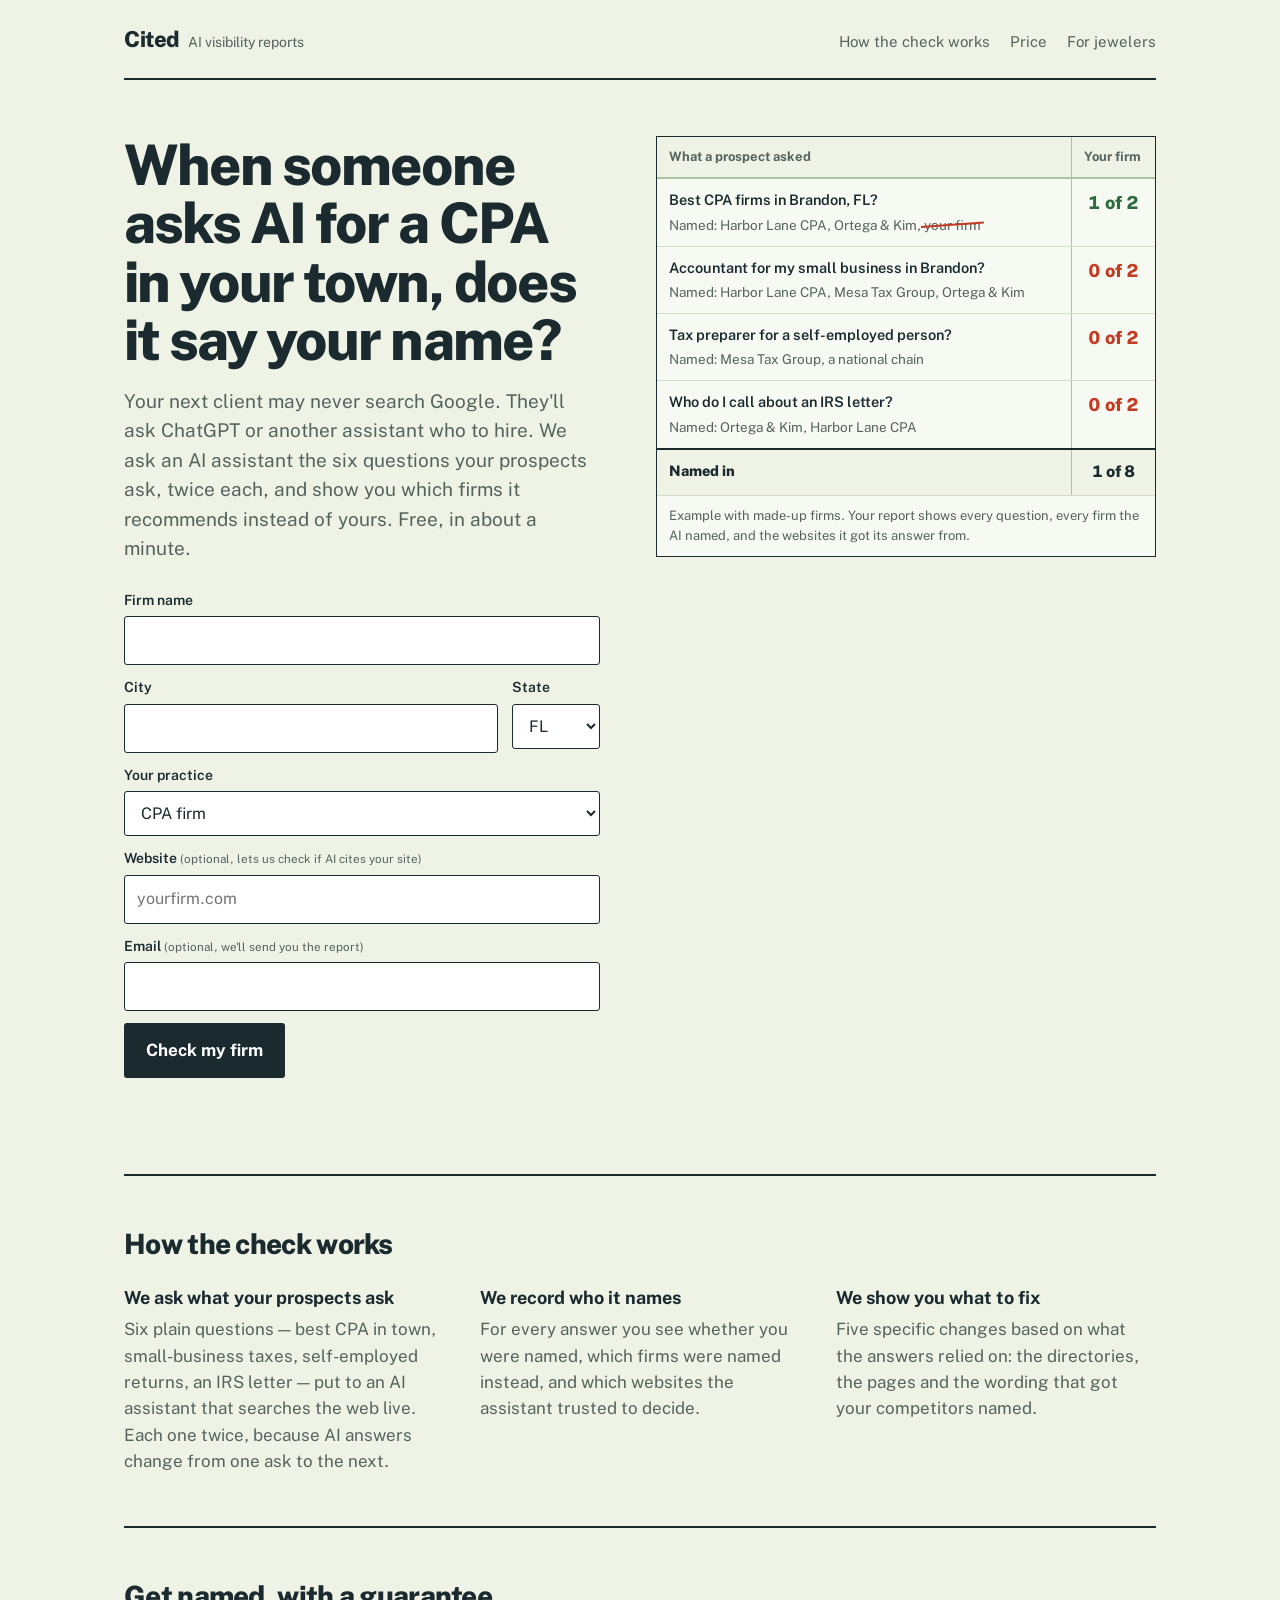
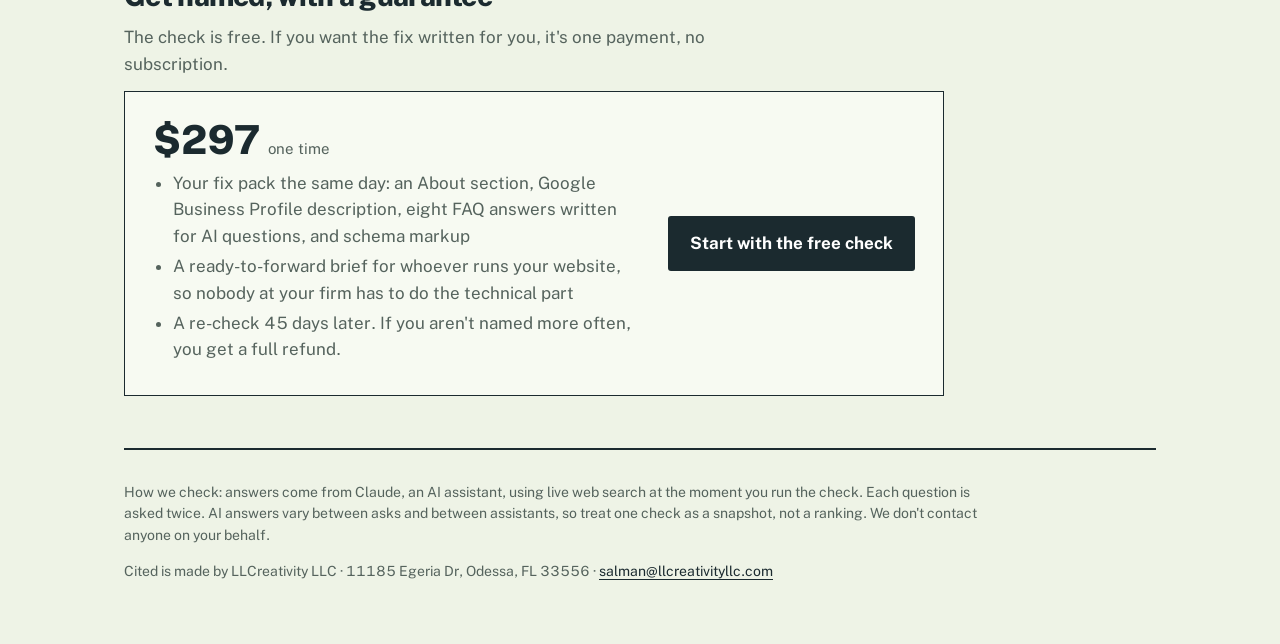
<file: site/index.html>
<!doctype html>
<html lang="en">
<head>
<meta charset="utf-8">
<meta name="viewport" content="width=device-width, initial-scale=1">
<title>Cited — does AI recommend your CPA firm?</title>
<meta name="description" content="Free check: we ask an AI assistant the six questions your prospects ask about accountants in your town, twice each, and show you which firms it names instead of you.">
<link rel="preconnect" href="https://fonts.googleapis.com">
<link rel="preconnect" href="https://fonts.gstatic.com" crossorigin>
<link href="https://fonts.googleapis.com/css2?family=Public+Sans:wght@400;600;700;800&display=swap" rel="stylesheet">
<link rel="stylesheet" href="style.css">
</head>
<body>
<div class="wrap">
  <header class="top">
    <a class="brand" href="./">Cited<span>AI visibility reports</span></a>
    <nav><a href="#how">How the check works</a><a href="#price">Price</a><a href="jewelers.html">For jewelers</a></nav>
  </header>

  <div class="hero">
    <div>
      <h1>When someone asks AI for a CPA in your town, does it say your name?</h1>
      <p class="lede">Your next client may never search Google. They'll ask ChatGPT or another assistant who to hire. We ask an AI assistant the six questions your prospects ask, twice each, and show you which firms it recommends instead of yours. Free, in about a minute.</p>

      <form class="check" id="check" novalidate>
        <div class="full"><label for="firm">Firm name</label><input id="firm" name="firm_name" autocomplete="organization" required></div>
        <div class="two"><label for="city">City</label><input id="city" name="city" autocomplete="address-level2" required></div>
        <div><label for="state">State</label><select id="state" name="state" required><option value="">—</option></select></div>
        <div class="full"><label for="vertical">Your practice</label>
          <select id="vertical" name="vertical"><option value="cpa">CPA firm</option><option value="tax_prep">Tax preparer or enrolled agent</option></select></div>
        <div class="full"><label for="website">Website <small>(optional, lets us check if AI cites your site)</small></label><input id="website" name="website" inputmode="url" placeholder="yourfirm.com"></div>
        <div class="full"><label for="email">Email <small>(optional, we'll send you the report)</small></label><input id="email" name="email" type="email" autocomplete="email"></div>
        <input type="text" name="hp" tabindex="-1" autocomplete="off" aria-hidden="true" style="position:absolute;left:-9999px">
        <div class="full"><button class="btn" type="submit">Check my firm</button></div>
      </form>
      <p class="status" id="status" aria-live="polite"></p>
    </div>

    <figure class="ledger" style="margin:0" aria-label="Example report ledger">
      <table>
        <thead><tr><th>What a prospect asked</th><th>Your firm</th></tr></thead>
        <tbody>
          <tr><td><div class="q">Best CPA firms in Brandon, FL?</div><div class="named">Named: Harbor Lane CPA, Ortega &amp; Kim, <span class="strike">your firm</span></div></td><td class="mark yes" aria-label="named in 1 of 2">1 of 2</td></tr>
          <tr><td><div class="q">Accountant for my small business in Brandon?</div><div class="named">Named: Harbor Lane CPA, Mesa Tax Group, Ortega &amp; Kim</div></td><td class="mark no" aria-label="named in 0 of 2">0 of 2</td></tr>
          <tr><td><div class="q">Tax preparer for a self-employed person?</div><div class="named">Named: Mesa Tax Group, a national chain</div></td><td class="mark no" aria-label="named in 0 of 2">0 of 2</td></tr>
          <tr><td><div class="q">Who do I call about an IRS letter?</div><div class="named">Named: Ortega &amp; Kim, Harbor Lane CPA</div></td><td class="mark no" aria-label="named in 0 of 2">0 of 2</td></tr>
        </tbody>
        <tfoot><tr><td>Named in</td><td class="mark" style="font-size:16px">1 of 8</td></tr></tfoot>
      </table>
      <figcaption class="caption">Example with made-up firms. Your report shows every question, every firm the AI named, and the websites it got its answer from.</figcaption>
    </figure>
  </div>

  <section class="block" id="how">
    <h2>How the check works</h2>
    <div class="steps">
      <div><h3>We ask what your prospects ask</h3><p>Six plain questions — best CPA in town, small-business taxes, self-employed returns, an IRS letter — put to an AI assistant that searches the web live. Each one twice, because AI answers change from one ask to the next.</p></div>
      <div><h3>We record who it names</h3><p>For every answer you see whether you were named, which firms were named instead, and which websites the assistant trusted to decide.</p></div>
      <div><h3>We show you what to fix</h3><p>Five specific changes based on what the answers relied on: the directories, the pages and the wording that got your competitors named.</p></div>
    </div>
  </section>

  <section class="block" id="price">
    <h2>Get named, with a guarantee</h2>
    <p class="muted" style="max-width:40em">The check is free. If you want the fix written for you, it's one payment, no subscription.</p>
    <div class="price">
      <div>
        <div class="amt">$297 <small>one time</small></div>
        <ul>
          <li>Your fix pack the same day: an About section, Google Business Profile description, eight FAQ answers written for AI questions, and schema markup</li>
          <li>A ready-to-forward brief for whoever runs your website, so nobody at your firm has to do the technical part</li>
          <li>A re-check 45 days later. If you aren't named more often, you get a full refund.</li>
        </ul>
      </div>
      <a class="btn" href="#check">Start with the free check</a>
    </div>
  </section>

  <footer class="bottom">
    <p>How we check: answers come from Claude, an AI assistant, using live web search at the moment you run the check. Each question is asked twice. AI answers vary between asks and between assistants, so treat one check as a snapshot, not a ranking. We don't contact anyone on your behalf.</p>
    <p>Cited is made by LLCreativity LLC · 11185 Egeria Dr, Odessa, FL 33556 · <a href="mailto:salman@llcreativityllc.com">salman@llcreativityllc.com</a></p>
  </footer>
</div>
<script src="app.js"></script>
<script>wireCheckForm("cpa");</script>
</body>
</html>
</file>
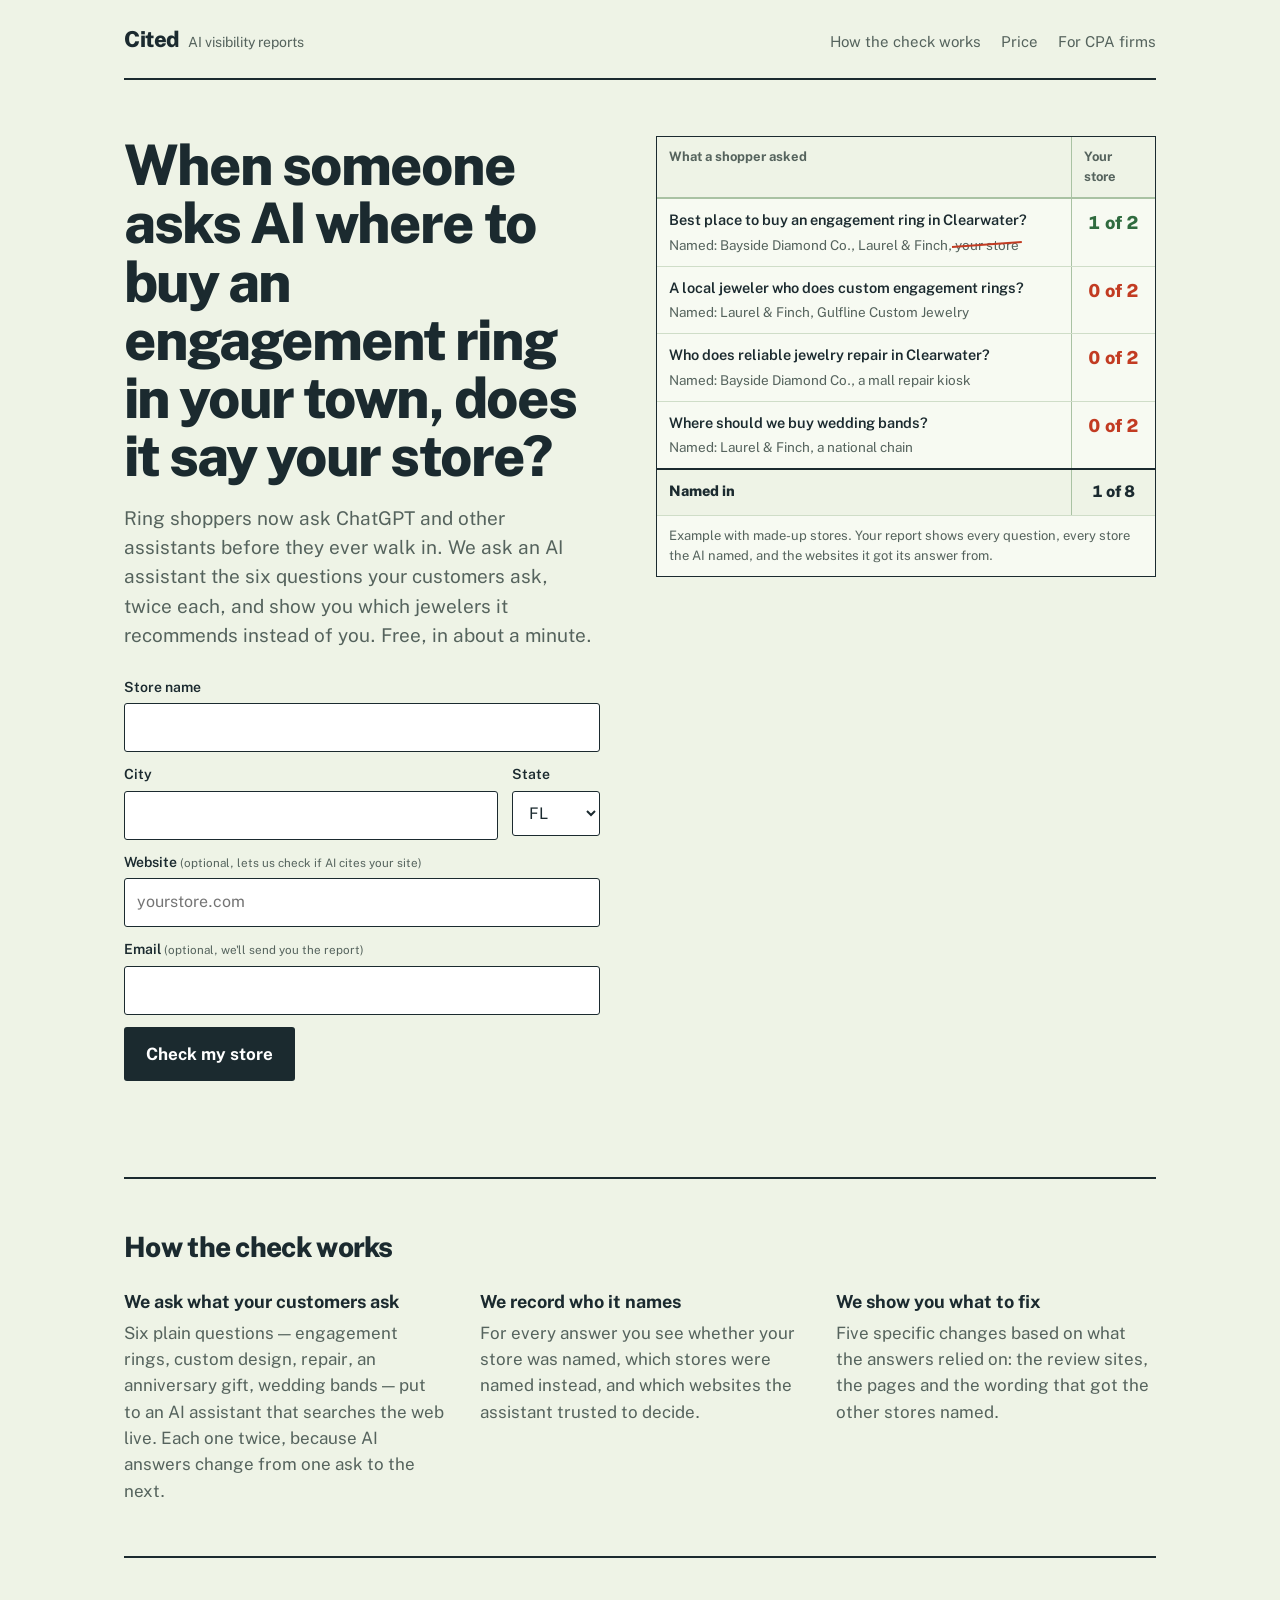
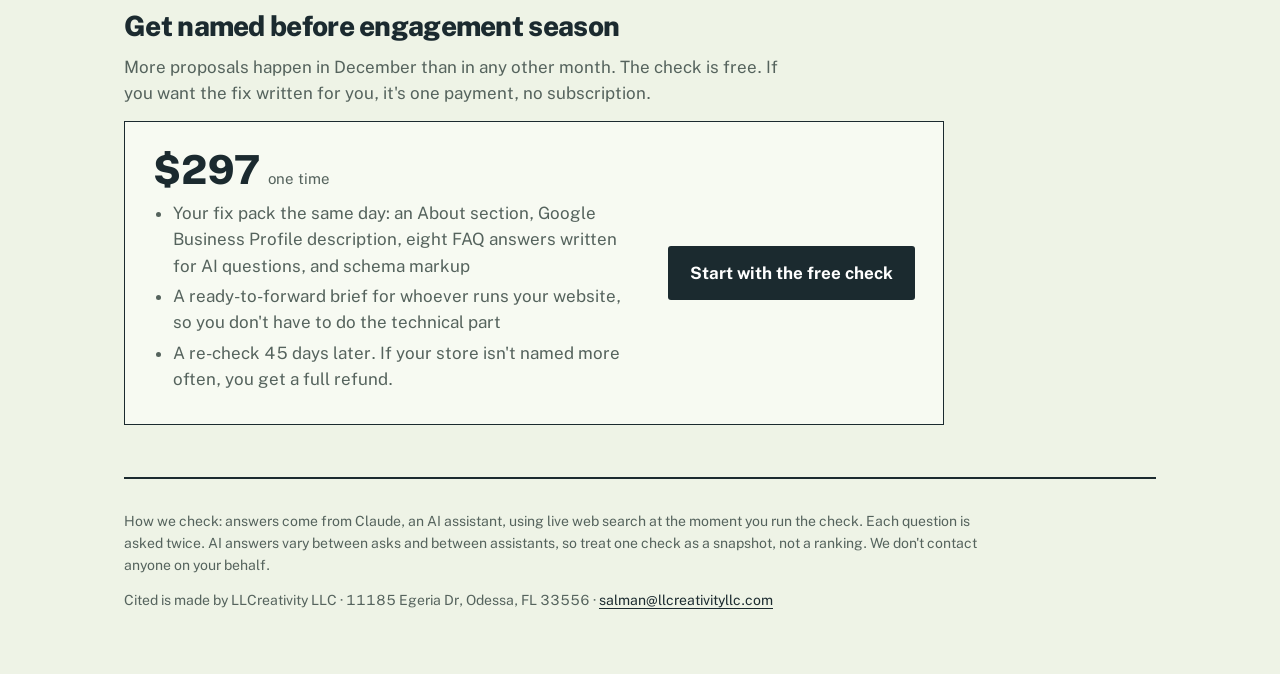
<file: site/jewelers.html>
<!doctype html>
<html lang="en">
<head>
<meta charset="utf-8">
<meta name="viewport" content="width=device-width, initial-scale=1">
<title>Cited — does AI recommend your jewelry store?</title>
<meta name="description" content="Free check: we ask an AI assistant the six questions ring shoppers ask about jewelers in your town, twice each, and show you which stores it names instead of yours.">
<link rel="preconnect" href="https://fonts.googleapis.com">
<link rel="preconnect" href="https://fonts.gstatic.com" crossorigin>
<link href="https://fonts.googleapis.com/css2?family=Public+Sans:wght@400;600;700;800&display=swap" rel="stylesheet">
<link rel="stylesheet" href="style.css">
</head>
<body>
<div class="wrap">
  <header class="top">
    <a class="brand" href="jewelers.html">Cited<span>AI visibility reports</span></a>
    <nav><a href="#how">How the check works</a><a href="#price">Price</a><a href="./">For CPA firms</a></nav>
  </header>

  <div class="hero">
    <div>
      <h1>When someone asks AI where to buy an engagement ring in your town, does it say your store?</h1>
      <p class="lede">Ring shoppers now ask ChatGPT and other assistants before they ever walk in. We ask an AI assistant the six questions your customers ask, twice each, and show you which jewelers it recommends instead of you. Free, in about a minute.</p>

      <form class="check" id="check" novalidate>
        <div class="full"><label for="firm">Store name</label><input id="firm" name="firm_name" autocomplete="organization" required></div>
        <div class="two"><label for="city">City</label><input id="city" name="city" autocomplete="address-level2" required></div>
        <div><label for="state">State</label><select id="state" name="state" required><option value="">—</option></select></div>
        <div class="full"><label for="website">Website <small>(optional, lets us check if AI cites your site)</small></label><input id="website" name="website" inputmode="url" placeholder="yourstore.com"></div>
        <div class="full"><label for="email">Email <small>(optional, we'll send you the report)</small></label><input id="email" name="email" type="email" autocomplete="email"></div>
        <input type="text" name="hp" tabindex="-1" autocomplete="off" aria-hidden="true" style="position:absolute;left:-9999px">
        <div class="full"><button class="btn" type="submit">Check my store</button></div>
      </form>
      <p class="status" id="status" aria-live="polite"></p>
    </div>

    <figure class="ledger" style="margin:0" aria-label="Example report ledger">
      <table>
        <thead><tr><th>What a shopper asked</th><th>Your store</th></tr></thead>
        <tbody>
          <tr><td><div class="q">Best place to buy an engagement ring in Clearwater?</div><div class="named">Named: Bayside Diamond Co., Laurel &amp; Finch, <span class="strike">your store</span></div></td><td class="mark yes" aria-label="named in 1 of 2">1 of 2</td></tr>
          <tr><td><div class="q">A local jeweler who does custom engagement rings?</div><div class="named">Named: Laurel &amp; Finch, Gulfline Custom Jewelry</div></td><td class="mark no" aria-label="named in 0 of 2">0 of 2</td></tr>
          <tr><td><div class="q">Who does reliable jewelry repair in Clearwater?</div><div class="named">Named: Bayside Diamond Co., a mall repair kiosk</div></td><td class="mark no" aria-label="named in 0 of 2">0 of 2</td></tr>
          <tr><td><div class="q">Where should we buy wedding bands?</div><div class="named">Named: Laurel &amp; Finch, a national chain</div></td><td class="mark no" aria-label="named in 0 of 2">0 of 2</td></tr>
        </tbody>
        <tfoot><tr><td>Named in</td><td class="mark" style="font-size:16px">1 of 8</td></tr></tfoot>
      </table>
      <figcaption class="caption">Example with made-up stores. Your report shows every question, every store the AI named, and the websites it got its answer from.</figcaption>
    </figure>
  </div>

  <section class="block" id="how">
    <h2>How the check works</h2>
    <div class="steps">
      <div><h3>We ask what your customers ask</h3><p>Six plain questions — engagement rings, custom design, repair, an anniversary gift, wedding bands — put to an AI assistant that searches the web live. Each one twice, because AI answers change from one ask to the next.</p></div>
      <div><h3>We record who it names</h3><p>For every answer you see whether your store was named, which stores were named instead, and which websites the assistant trusted to decide.</p></div>
      <div><h3>We show you what to fix</h3><p>Five specific changes based on what the answers relied on: the review sites, the pages and the wording that got the other stores named.</p></div>
    </div>
  </section>

  <section class="block" id="price">
    <h2>Get named before engagement season</h2>
    <p class="muted" style="max-width:40em">More proposals happen in December than in any other month. The check is free. If you want the fix written for you, it's one payment, no subscription.</p>
    <div class="price">
      <div>
        <div class="amt">$297 <small>one time</small></div>
        <ul>
          <li>Your fix pack the same day: an About section, Google Business Profile description, eight FAQ answers written for AI questions, and schema markup</li>
          <li>A ready-to-forward brief for whoever runs your website, so you don't have to do the technical part</li>
          <li>A re-check 45 days later. If your store isn't named more often, you get a full refund.</li>
        </ul>
      </div>
      <a class="btn" href="#check">Start with the free check</a>
    </div>
  </section>

  <footer class="bottom">
    <p>How we check: answers come from Claude, an AI assistant, using live web search at the moment you run the check. Each question is asked twice. AI answers vary between asks and between assistants, so treat one check as a snapshot, not a ranking. We don't contact anyone on your behalf.</p>
    <p>Cited is made by LLCreativity LLC · 11185 Egeria Dr, Odessa, FL 33556 · <a href="mailto:salman@llcreativityllc.com">salman@llcreativityllc.com</a></p>
  </footer>
</div>
<script src="app.js"></script>
<script>wireCheckForm("jeweler");</script>
</body>
</html>
</file>
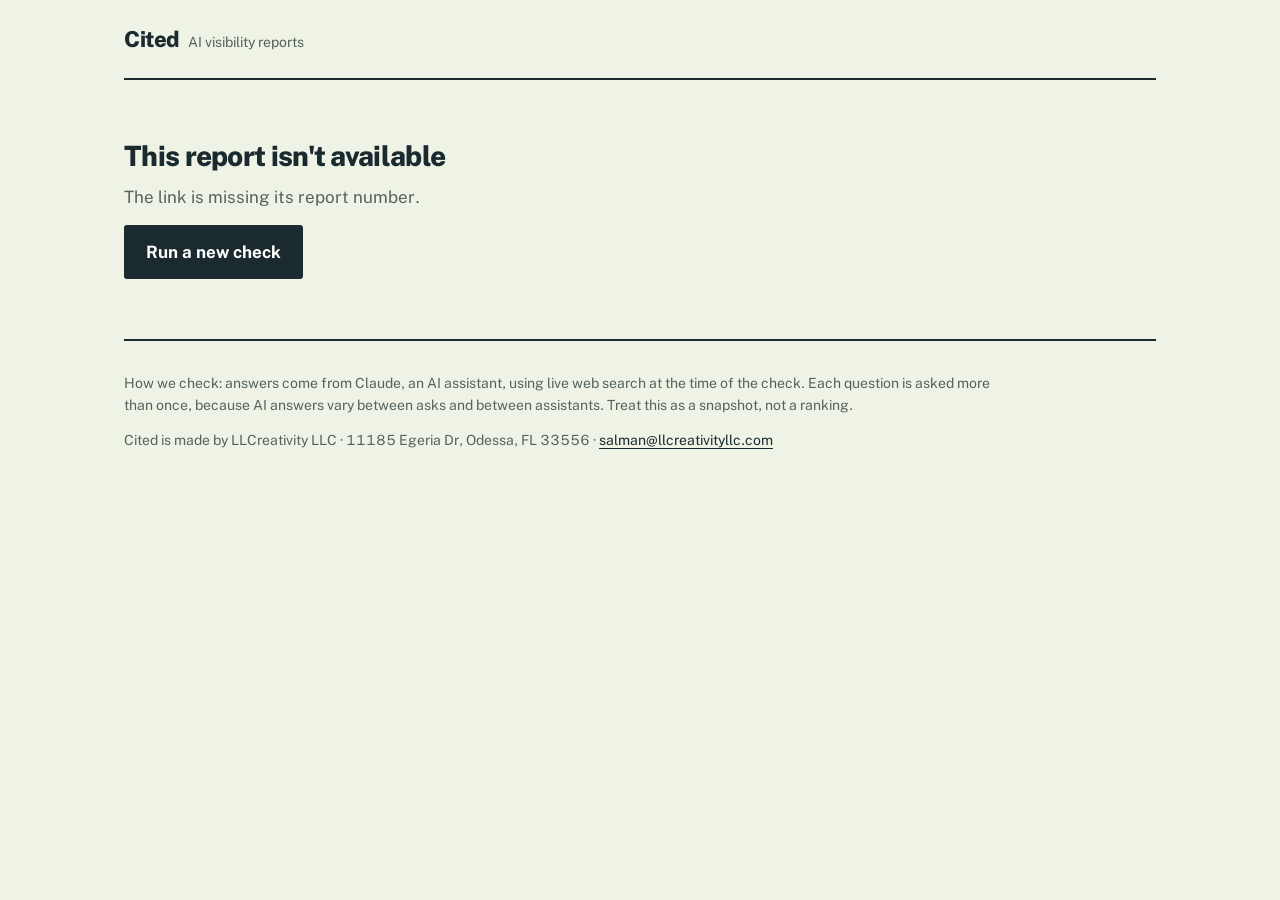
<file: site/r.html>
<!doctype html>
<html lang="en">
<head>
<meta charset="utf-8">
<meta name="viewport" content="width=device-width, initial-scale=1">
<title>AI visibility report — Cited</title>
<meta name="robots" content="noindex">
<link rel="preconnect" href="https://fonts.googleapis.com">
<link rel="preconnect" href="https://fonts.gstatic.com" crossorigin>
<link href="https://fonts.googleapis.com/css2?family=Public+Sans:wght@400;600;700;800&display=swap" rel="stylesheet">
<link rel="stylesheet" href="style.css">
</head>
<body>
<div class="wrap">
  <header class="top">
    <a class="brand" href="./" id="home">Cited<span>AI visibility reports</span></a>
  </header>
  <main id="main" aria-live="polite"><p class="waiting muted">Loading the report…</p></main>
  <footer class="bottom">
    <p>How we check: answers come from Claude, an AI assistant, using live web search at the time of the check. Each question is asked more than once, because AI answers vary between asks and between assistants. Treat this as a snapshot, not a ranking.</p>
    <p>Cited is made by LLCreativity LLC · 11185 Egeria Dr, Odessa, FL 33556 · <a href="mailto:salman@llcreativityllc.com">salman@llcreativityllc.com</a></p>
  </footer>
</div>
<script src="app.js"></script>
<script>
const main = document.getElementById("main");
const qs = new URLSearchParams(location.search);
const id = qs.get("id");
const t0 = Date.now();

function show(...nodes) { main.replaceChildren(...nodes.filter((n) => n != null)); }
function fail(msg) { show(h("div", { class: "waiting" }, h("h2", {}, "This report isn't available"), h("p", { class: "muted" }, msg), h("a", { class: "btn", href: "./" }, "Run a new check"))); }
const money = (c) => "$" + Math.round(c / 100).toLocaleString("en-US");

function waiting(a) {
  const secs = Math.round((Date.now() - t0) / 1000);
  const on = Math.min(5, Math.floor(secs / 10));
  const list = (QUESTION_SETS[a.vertical] || QUESTION_SETS.cpa)(`${a.city}, ${a.state}`);
  show(h("div", { class: "waiting" },
    h("h2", {}, `Checking ${a.firm_name}`),
    h("p", { class: "muted" }, "An AI assistant is answering these questions with live web search, each one twice. This usually takes about a minute; keep this page open."),
    h("ol", {}, list.map((q, i) => h("li", { class: i === on ? "on" : null }, q)))));
}

function copyBox(text) {
  const btn = h("button", { type: "button", onclick: async () => { try { await navigator.clipboard.writeText(text); btn.textContent = "Copied"; } catch { btn.textContent = "Select and copy"; } } }, "Copy");
  return h("div", { class: "copybox" }, btn, text);
}

function fixpack(fp) {
  if (!fp) return h("section", { class: "block pack" }, h("h2", {}, "Your fix pack"), h("p", { class: "muted" }, "It's being written now. This page updates on its own; we'll also email it to you."));
  return h("section", { class: "block pack" },
    h("h2", {}, "Your fix pack"),
    h("p", { class: "muted" }, "Anything in [BRACKETS] is a fact only you know; fill it in before you publish. In 45 days we'll re-run your check and email you the before and after."),
    fp.vendor_brief ? [h("h3", {}, "Brief to forward to whoever runs your website"), copyBox(fp.vendor_brief)] : null,
    h("h3", {}, "About section for your website"), copyBox(fp.about || ""),
    h("h3", {}, "Google Business Profile description"), copyBox(fp.gbp_description || ""),
    h("h3", {}, "FAQ answers for your website"),
    (fp.faq || []).map((x) => h("details", { class: "ans" }, h("summary", {}, x.q), h("div", { class: "body" }, copyBox(x.a)))),
    h("h3", {}, "Schema markup (goes in your site's <head>)"), copyBox(fp.schema_jsonld || ""),
    h("h3", {}, "Listings to claim or update"),
    h("ul", { class: "list" }, (fp.listings || []).map((l) => h("li", {}, h("span", {}, h("b", {}, l.site), " — ", l.action)))),
    h("h3", {}, "Your first 30 days"),
    (fp.plan_30_days || []).map((w) => h("div", { class: "fix" }, h("h3", {}, `Week ${w.week}`), h("ul", {}, (w.tasks || []).map((t) => h("li", {}, t))))));
}

function report(a) {
  const r = a.result || {};
  const v = a.vertical || "cpa";
  const per = r.per_question || [];
  const answers = a.answers || [];
  const qsList = a.queries || [];
  const runs = r.runs || 1;
  const when = new Date(a.finished_at || a.created_at).toLocaleDateString("en-US", { month: "long", day: "numeric", year: "numeric" });
  if (v === "jeweler") document.getElementById("home").setAttribute("href", "jewelers.html");

  const rows = qsList.map((q, i) => {
    const p = per.find((x) => x.i === i) || { mentioned: false, firms_named: [] };
    const named = p.named_count ?? (p.mentioned ? 1 : 0);
    const of = p.runs ?? 1;
    const others = p.runs != null ? (p.firms_named || []) : (p.firms_named || []).filter((f, j) => !p.mentioned || p.rank == null || j !== p.rank - 1);
    const label = runs > 1 ? `${named} of ${of}` : (named ? "✓" : "✗");
    return h("tr", {},
      h("td", {}, h("div", { class: "q" }, q),
        h("div", { class: "named" }, of === 0 ? "The assistant didn't answer this one." : (others.length ? "Named instead: " + others.slice(0, 8).join(", ") : "No one else named."))),
      h("td", { class: "mark " + (named ? "yes" : "no"), "aria-label": `named in ${named} of ${of}` }, label));
  });

  const ledger = h("div", { class: "ledger" }, h("table", {},
    h("thead", {}, h("tr", {}, h("th", {}, `What a ${CUSTOMER[v]} asked`), h("th", {}, a.firm_name))),
    h("tbody", {}, rows),
    h("tfoot", {}, h("tr", {}, h("td", {}, "Named in"), h("td", { class: "mark", style: "font-size:16px" }, `${r.mentioned ?? 0} of ${r.asked ?? qsList.length}`)))),
    h("div", { class: "caption" }, a.website ? `Your website was used as a source in ${r.cited_as_source ?? 0} of ${r.asked ?? 0} answers.` : `Add your website to a new check to see whether the AI uses your own site as a source.`));

  const price = money(a.price_cents || 29700);
  const cta = a.paid || a.parent_id ? null : h("div", { class: "cta" },
    h("h2", {}, "Want us to write the fix?"),
    h("p", {}, `${price}, one time. You get the fix pack today: an About section, Google Business Profile description, eight FAQ answers written for AI questions, schema markup, and a brief you can forward to whoever runs your website. We re-run this check 45 days later; if you aren't named more often, you get a full refund.`),
    h("button", { class: "btn", type: "button", onclick: checkout }, `Get the fix pack for ${price}`),
    h("p", { class: "status", id: "paystatus", style: "margin-top:12px" }));

  // Group the full answers by question.
  const byQ = qsList.map((q, i) => ({ q, items: answers.filter((x, j) => (x.qi ?? j) === i) }));

  show(
    h("div", { class: "rep-head" },
      h("p", { class: "muted small" }, `${a.parent_id ? "45-day re-check" : "AI visibility check"} for ${a.firm_name}, ${a.city}, ${a.state} — ${when}`),
      h("p", { class: "score" }, `Named in ${r.mentioned ?? 0} `, h("span", { class: "of" }, `of ${r.asked ?? 0} answers`)),
      r.headline ? h("p", { class: "lede" }, r.headline) : null),
    h("div", { class: "cols2" },
      h("div", {}, ledger),
      h("div", {},
        h("h3", {}, `Named most often instead`),
        h("ul", { class: "list" }, (r.competitors || []).slice(0, 8).map((c) => h("li", {}, h("span", {}, c.name), h("span", {}, `${c.times_named} of ${r.asked ?? 0}`)))),
        h("h3", { style: "margin-top:26px" }, "Websites it trusted to decide"),
        h("ul", { class: "list" }, (r.source_domains || []).slice(0, 8).map((d) => h("li", {}, h("span", {}, d.domain), h("span", {}, `${d.answers} answer${d.answers === 1 ? "" : "s"}`)))))),
    h("section", { class: "block", style: "margin-top:48px" },
      h("h2", {}, "What would get you named"),
      (r.fixes || []).map((f) => h("div", { class: "fix" }, h("h3", {}, f.title), h("p", {}, f.why), h("p", {}, f.how))),
      cta),
    a.paid ? fixpack(a.fixpack) : null,
    h("section", { class: "block" },
      h("h2", {}, "The full answers"),
      h("p", { class: "muted" }, "Exactly what the assistant said each time, and the pages it read."),
      byQ.map(({ q, items }) => h("details", { class: "ans" }, h("summary", {}, q),
        items.map((x, k) => h("div", {},
          items.length > 1 ? h("p", { class: "small muted", style: "margin:12px 0 0" }, `Ask ${k + 1}`) : null,
          h("div", { class: "body" }, (x.text || "No answer.").replace(/\*\*/g, "")),
          x.sources && x.sources.length ? h("div", { class: "src" }, "Sources: ", x.sources.map((s, i) => [i ? ", " : "", h("a", { href: s.url, rel: "nofollow noopener", target: "_blank" }, s.title || s.url)])) : null))))));
}

async function checkout() {
  const st = document.getElementById("paystatus");
  st.className = "status"; st.textContent = "Opening secure checkout…";
  try { const r = await api("/checkout", { method: "POST", body: JSON.stringify({ id }) }); if (r.url) location.href = r.url; else location.reload(); }
  catch (e) { st.textContent = e.message; st.className = "status err"; }
}

async function load() {
  if (!id || !/^[0-9a-f-]{36}$/i.test(id)) return fail("The link is missing its report number.");
  if (qs.get("cs")) { try { await api("/confirm", { method: "POST", body: JSON.stringify({ id, session_id: qs.get("cs") }) }); } catch { /* the report still loads */ } history.replaceState(null, "", "r.html?id=" + id); }
  let a;
  try { a = await api("/audit/" + id); } catch (e) { return fail(e.message); }
  if (a.status === "error") return fail(a.error || "The check didn't finish.");
  if (a.status !== "done") { waiting(a); return setTimeout(load, 4000); }
  document.title = `${a.firm_name}: AI visibility report — Cited`;
  report(a);
  if (a.paid && !a.fixpack) setTimeout(load, 8000);
}
load();
</script>
</body>
</html>
</file>
<file: site/style.css>
:root{
  --paper:#EEF3E6;      /* columnar pad green */
  --sheet:#F7FAF2;
  --rule:#A9C2A3;       /* ledger rules */
  --rule-soft:#CFDDC8;
  --ink:#1B2A2F;
  --graphite:#55635D;
  --pencil:#C23B22;     /* red pencil: not named */
  --tick:#2F6B3F;       /* green tick: named */
  --focus:#E3B505;
}
*{box-sizing:border-box}
html{-webkit-text-size-adjust:100%}
body{margin:0;background:var(--paper);color:var(--ink);font-family:"Public Sans",system-ui,sans-serif;font-size:17px;line-height:1.55;font-variant-numeric:tabular-nums}
a{color:var(--ink);text-underline-offset:3px}
a:focus-visible,button:focus-visible,input:focus-visible,select:focus-visible,summary:focus-visible{outline:3px solid var(--focus);outline-offset:2px}
.wrap{max-width:1080px;margin:0 auto;padding:0 24px}
header.top{display:flex;justify-content:space-between;align-items:baseline;padding:22px 0;border-bottom:2px solid var(--ink)}
.brand{font-weight:800;font-size:22px;letter-spacing:-.02em;text-decoration:none}
.brand span{font-weight:400;font-size:14px;color:var(--graphite);margin-left:8px;letter-spacing:0}
header.top nav a{color:var(--graphite);text-decoration:none;margin-left:20px;font-size:15px}
header.top nav a:hover{color:var(--ink)}

h1{font-size:clamp(34px,5vw,56px);line-height:1.04;letter-spacing:-.035em;font-weight:800;margin:0 0 18px;max-width:14em}
h2{font-size:28px;letter-spacing:-.025em;font-weight:800;margin:0 0 12px;line-height:1.15}
h3{font-size:18px;margin:0 0 4px;font-weight:700}
p{margin:0 0 14px}
.lede{font-size:19px;color:var(--graphite);max-width:34em}
.muted{color:var(--graphite)}
.small{font-size:14px}

.hero{display:grid;grid-template-columns:1fr 1.05fr;gap:56px;padding:56px 0 64px;align-items:start}

/* form */
form.check{display:grid;grid-template-columns:1fr 1fr 88px;gap:12px 14px;margin-top:26px;max-width:560px}
form.check .full{grid-column:1/-1}
form.check .two{grid-column:span 2}
label{display:block;font-size:14px;font-weight:600;margin:0 0 5px}
label small{font-weight:400;color:var(--graphite)}
input,select{width:100%;font:inherit;font-size:16px;padding:11px 12px;border:1.5px solid var(--ink);border-radius:3px;background:#fff;color:var(--ink)}
.btn{display:inline-block;font:inherit;font-weight:700;font-size:17px;background:var(--ink);color:#fff;border:0;border-radius:3px;padding:14px 22px;cursor:pointer;text-decoration:none}
.btn:hover{background:#2c4148}
.btn[disabled]{opacity:.6;cursor:wait}
.status{min-height:1.5em;font-size:15px;margin:10px 0 0}
.status.err{color:var(--pencil)}

/* the ledger: the one bold element */
.ledger{background:var(--sheet);border:1.5px solid var(--ink);position:relative;overflow:hidden}
.ledger table{width:100%;border-collapse:collapse;font-size:14.5px}
.ledger th,.ledger td{padding:10px 12px;text-align:left;vertical-align:top;border-bottom:1px solid var(--rule-soft)}
.ledger thead th{font-size:13px;font-weight:700;color:var(--graphite);border-bottom:2px solid var(--rule);background:var(--paper)}
.ledger td + td,.ledger th + th{border-left:1px solid var(--rule)}
.ledger td.mark{width:84px;text-align:center;font-weight:800;font-size:18px}
.ledger td.mark.yes{color:var(--tick)}
.ledger td.mark.no{color:var(--pencil)}
.ledger .q{font-weight:600}
.ledger .named{color:var(--graphite);font-size:13.5px;margin-top:3px}
.ledger tfoot td{font-weight:800;border-top:2px solid var(--ink);border-bottom:0;background:var(--paper)}
.ledger .caption{padding:10px 12px;font-size:13px;color:var(--graphite);border-top:1px solid var(--rule-soft)}
.strike{position:relative;display:inline-block}
.strike::after{content:"";position:absolute;left:-3px;right:-3px;top:52%;height:2px;background:var(--pencil);transform:rotate(-4deg)}

section.block{padding:52px 0;border-top:2px solid var(--ink)}
.steps{display:grid;grid-template-columns:repeat(3,1fr);gap:36px;margin-top:24px}
.steps p{color:var(--graphite);margin:0}
.price{display:grid;grid-template-columns:1fr auto;gap:30px;align-items:center;background:var(--sheet);border:1.5px solid var(--ink);padding:28px;max-width:820px}
.price .amt{font-size:40px;font-weight:800;letter-spacing:-.03em;line-height:1}
.price .amt small{font-size:15px;font-weight:400;color:var(--graphite);letter-spacing:0}
.price ul{margin:10px 0 0;padding-left:20px;color:var(--graphite)}
.price li{margin:4px 0}
footer.bottom{padding:32px 0 48px;border-top:2px solid var(--ink);color:var(--graphite);font-size:14px}
footer.bottom p{max-width:62em}

/* report */
.rep-head{padding:40px 0 28px}
.score{font-size:clamp(40px,6vw,64px);font-weight:800;letter-spacing:-.04em;line-height:1;margin:0 0 12px}
.score .of{color:var(--graphite);font-weight:400}
.cols2{display:grid;grid-template-columns:1.4fr 1fr;gap:40px;align-items:start}
.list{margin:0;padding:0;list-style:none}
.list li{display:flex;justify-content:space-between;gap:12px;padding:9px 0;border-bottom:1px solid var(--rule)}
.list li span:last-child{color:var(--graphite);white-space:nowrap}
.fix{padding:16px 0;border-bottom:1px solid var(--rule)}
.fix p{margin:4px 0 0;color:var(--graphite)}
details.ans{border-bottom:1px solid var(--rule);padding:12px 0}
details.ans summary{cursor:pointer;font-weight:600}
details.ans .body{white-space:pre-wrap;color:var(--graphite);margin-top:10px;font-size:15.5px}
details.ans .src{font-size:13.5px;margin-top:8px}
.cta{background:var(--ink);color:#fff;padding:28px;margin:8px 0 0}
.cta h2{color:#fff}
.cta p{color:#C9D6CF}
.cta .btn{background:#fff;color:var(--ink)}
.cta .btn:hover{background:var(--paper)}
.pack h3{margin-top:28px}
.copybox{position:relative;background:#fff;border:1.5px solid var(--ink);padding:14px 16px;white-space:pre-wrap;font-size:15px}
.copybox button{position:absolute;top:8px;right:8px;font:inherit;font-size:13px;font-weight:600;background:var(--paper);border:1px solid var(--ink);border-radius:3px;padding:4px 10px;cursor:pointer}
.waiting{padding:60px 0}
.waiting ol{color:var(--graphite);padding-left:22px}
.waiting li.on{color:var(--ink);font-weight:600}

@media (max-width:860px){
  .hero,.cols2{grid-template-columns:1fr;gap:36px;padding-top:32px}
  .steps{grid-template-columns:1fr;gap:20px}
  .price{grid-template-columns:1fr}
  header.top nav{display:none}
  form.check{grid-template-columns:1fr 88px}
  form.check .two{grid-column:1/-1}
}
@media (prefers-reduced-motion:no-preference){
  .strike::after{transform-origin:left;animation:pencil .5s ease-out .6s both}
  @keyframes pencil{from{transform:rotate(-4deg) scaleX(0)}to{transform:rotate(-4deg) scaleX(1)}}
}
</file>
